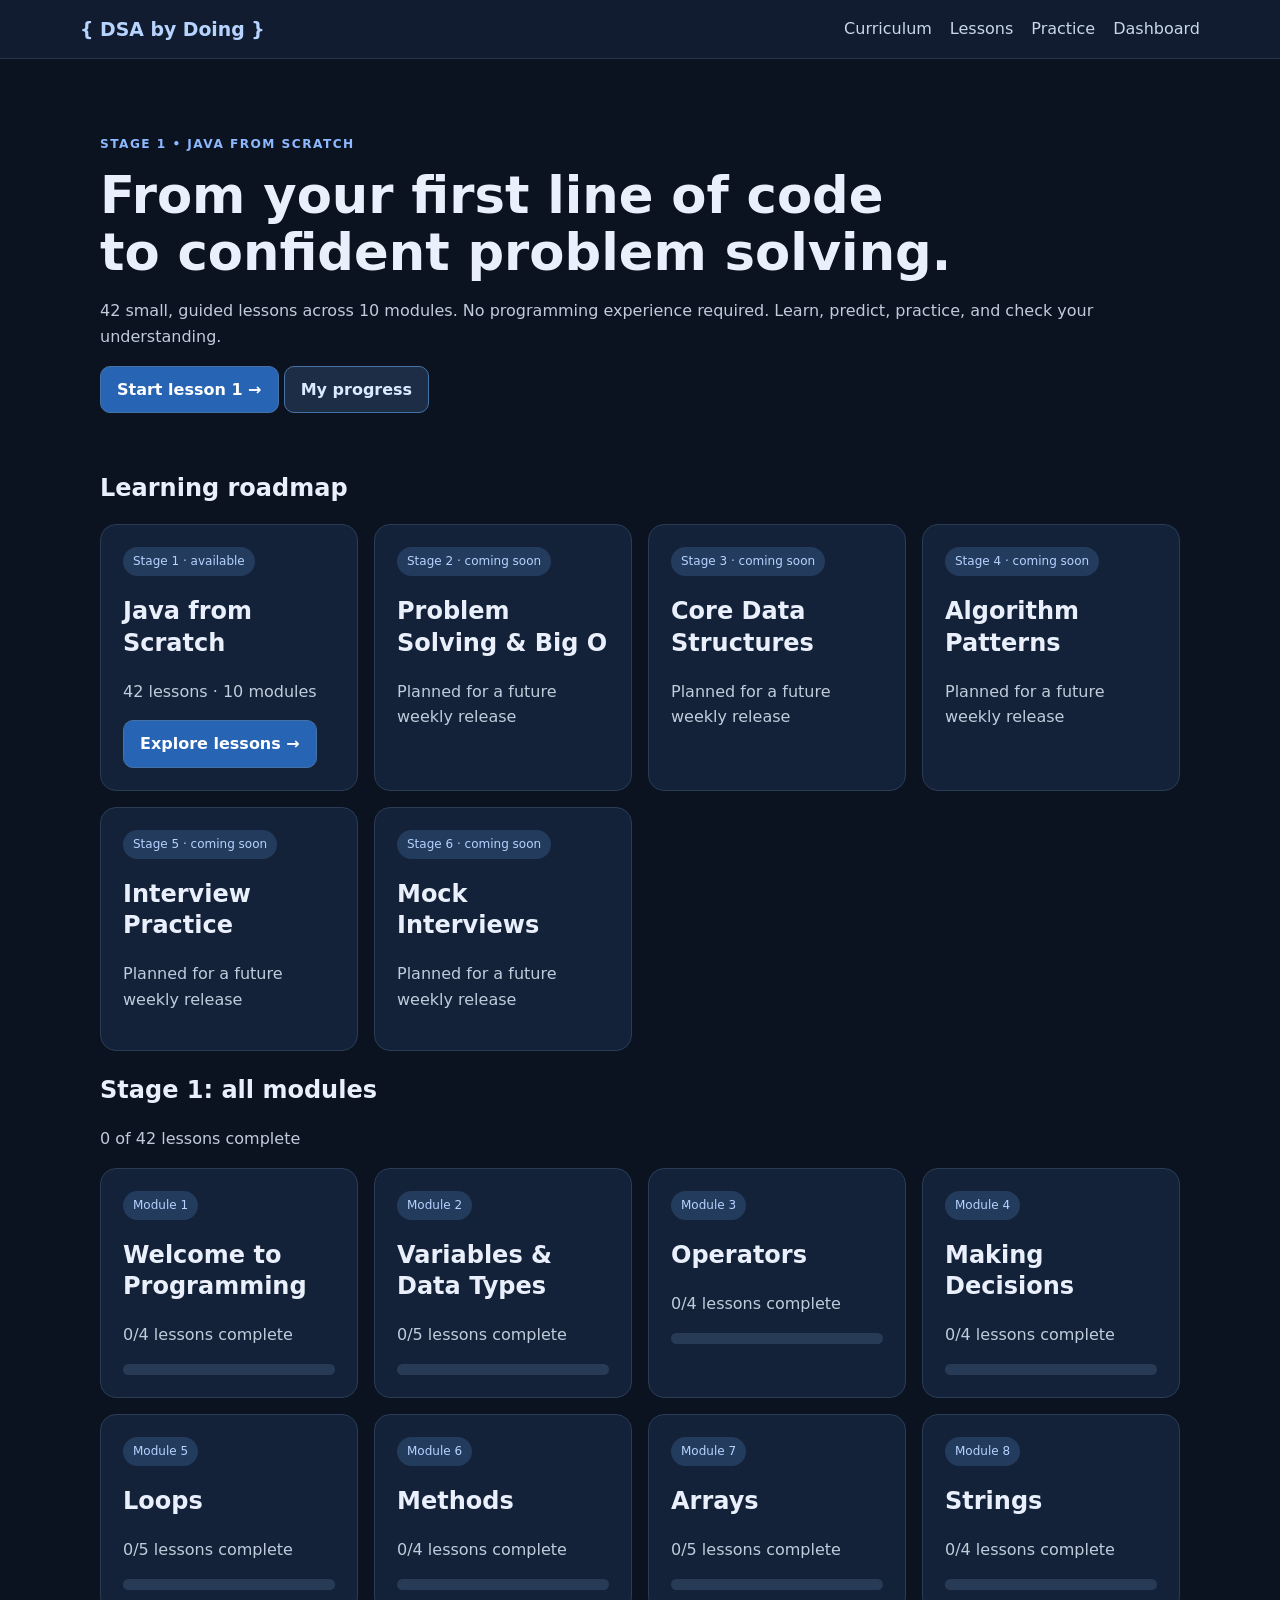
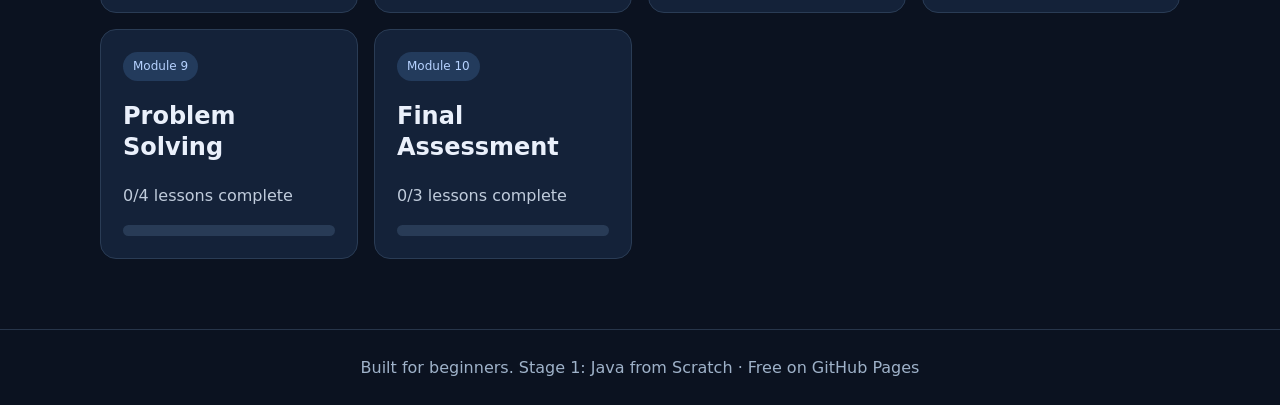
<file: index.html>
<!doctype html><html lang="en"><head><meta charset="utf-8"><meta name="viewport" content="width=device-width,initial-scale=1"><meta name="description" content="DSA by Doing: learn Java from scratch with beginner-friendly guided lessons."><title>Start learning · DSA by Doing</title><link rel="stylesheet" href="css/styles.css"></head><body><header><nav class="nav"><a class="brand" href="index.html">{ DSA by Doing }</a><div class="links"><a href="index.html">Curriculum</a><a href="lesson.html?id=1">Lessons</a><a href="practice.html">Practice</a><a href="dashboard.html">Dashboard</a></div></nav></header><main class="container"><section class="hero"><div class="eyebrow">Stage 1 • Java from Scratch</div><h1>From your first line of code<br>to confident problem solving.</h1><p>42 small, guided lessons across 10 modules. No programming experience required. Learn, predict, practice, and check your understanding.</p><p><a class="btn" href="lesson.html?id=1">Start lesson 1 →</a> <a class="btn secondary" href="dashboard.html">My progress</a></p></section><section class="section"><h2>Learning roadmap</h2><div id="stages" class="grid"></div></section><section class="section"><h2>Stage 1: all modules</h2><p id="summary"></p><div id="modules" class="grid"></div></section></main><footer class="footer">Built for beginners. Stage 1: Java from Scratch · Free on GitHub Pages</footer><script type="module" src="js/app.js"></script></body></html>
</file>
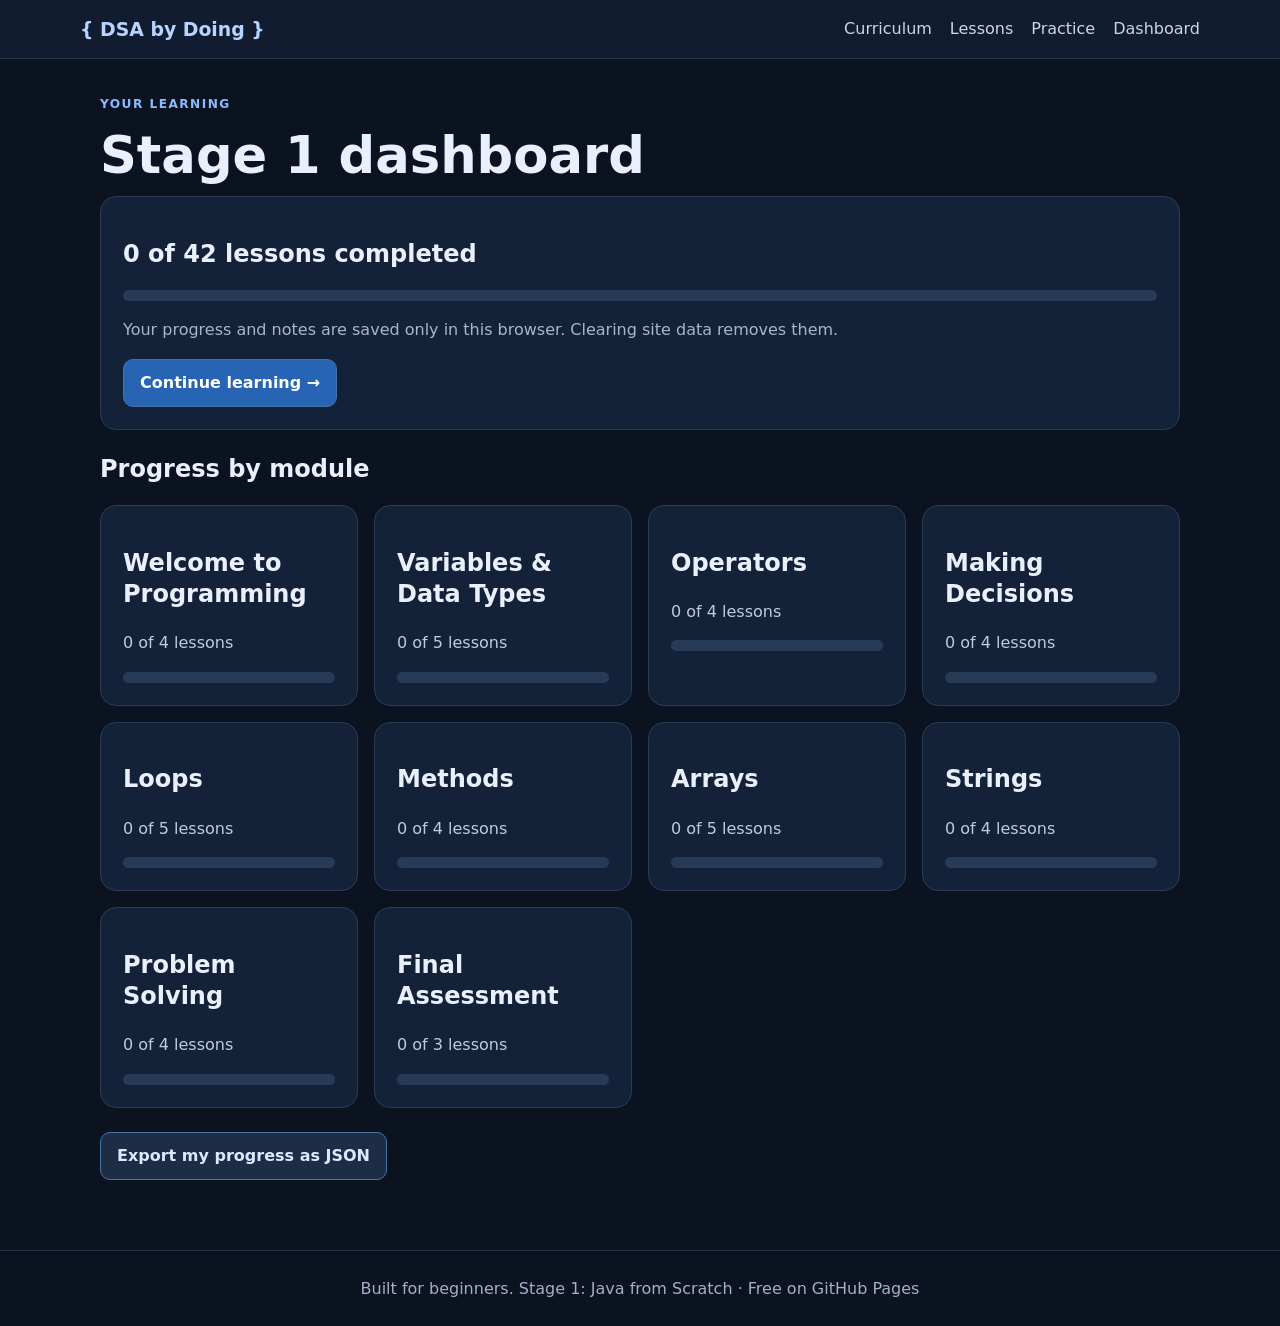
<file: dashboard.html>
<!doctype html><html lang="en"><head><meta charset="utf-8"><meta name="viewport" content="width=device-width,initial-scale=1"><meta name="description" content="DSA by Doing: learn Java from scratch with beginner-friendly guided lessons."><title>My progress · DSA by Doing</title><link rel="stylesheet" href="css/styles.css"></head><body><header><nav class="nav"><a class="brand" href="index.html">{ DSA by Doing }</a><div class="links"><a href="index.html">Curriculum</a><a href="lesson.html?id=1">Lessons</a><a href="practice.html">Practice</a><a href="dashboard.html">Dashboard</a></div></nav></header><main class="container"><div class="eyebrow">Your learning</div><h1>Stage 1 dashboard</h1><div class="panel"><h2 id="count">0 of 42 lessons completed</h2><div class="progress" role="progressbar" aria-label="Lessons completed" aria-valuemin="0" aria-valuemax="42" aria-valuenow="0"><div id="bar"></div></div><p class="muted">Your progress and notes are saved only in this browser. Clearing site data removes them.</p><a class="btn" id="resume" href="lesson.html?id=1">Continue learning →</a></div><section class="section"><h2>Progress by module</h2><div class="grid" id="moduleprogress"></div></section><button class="btn secondary" id="export">Export my progress as JSON</button></main><footer class="footer">Built for beginners. Stage 1: Java from Scratch · Free on GitHub Pages</footer><script type="module" src="js/dashboard.js"></script></body></html>
</file>
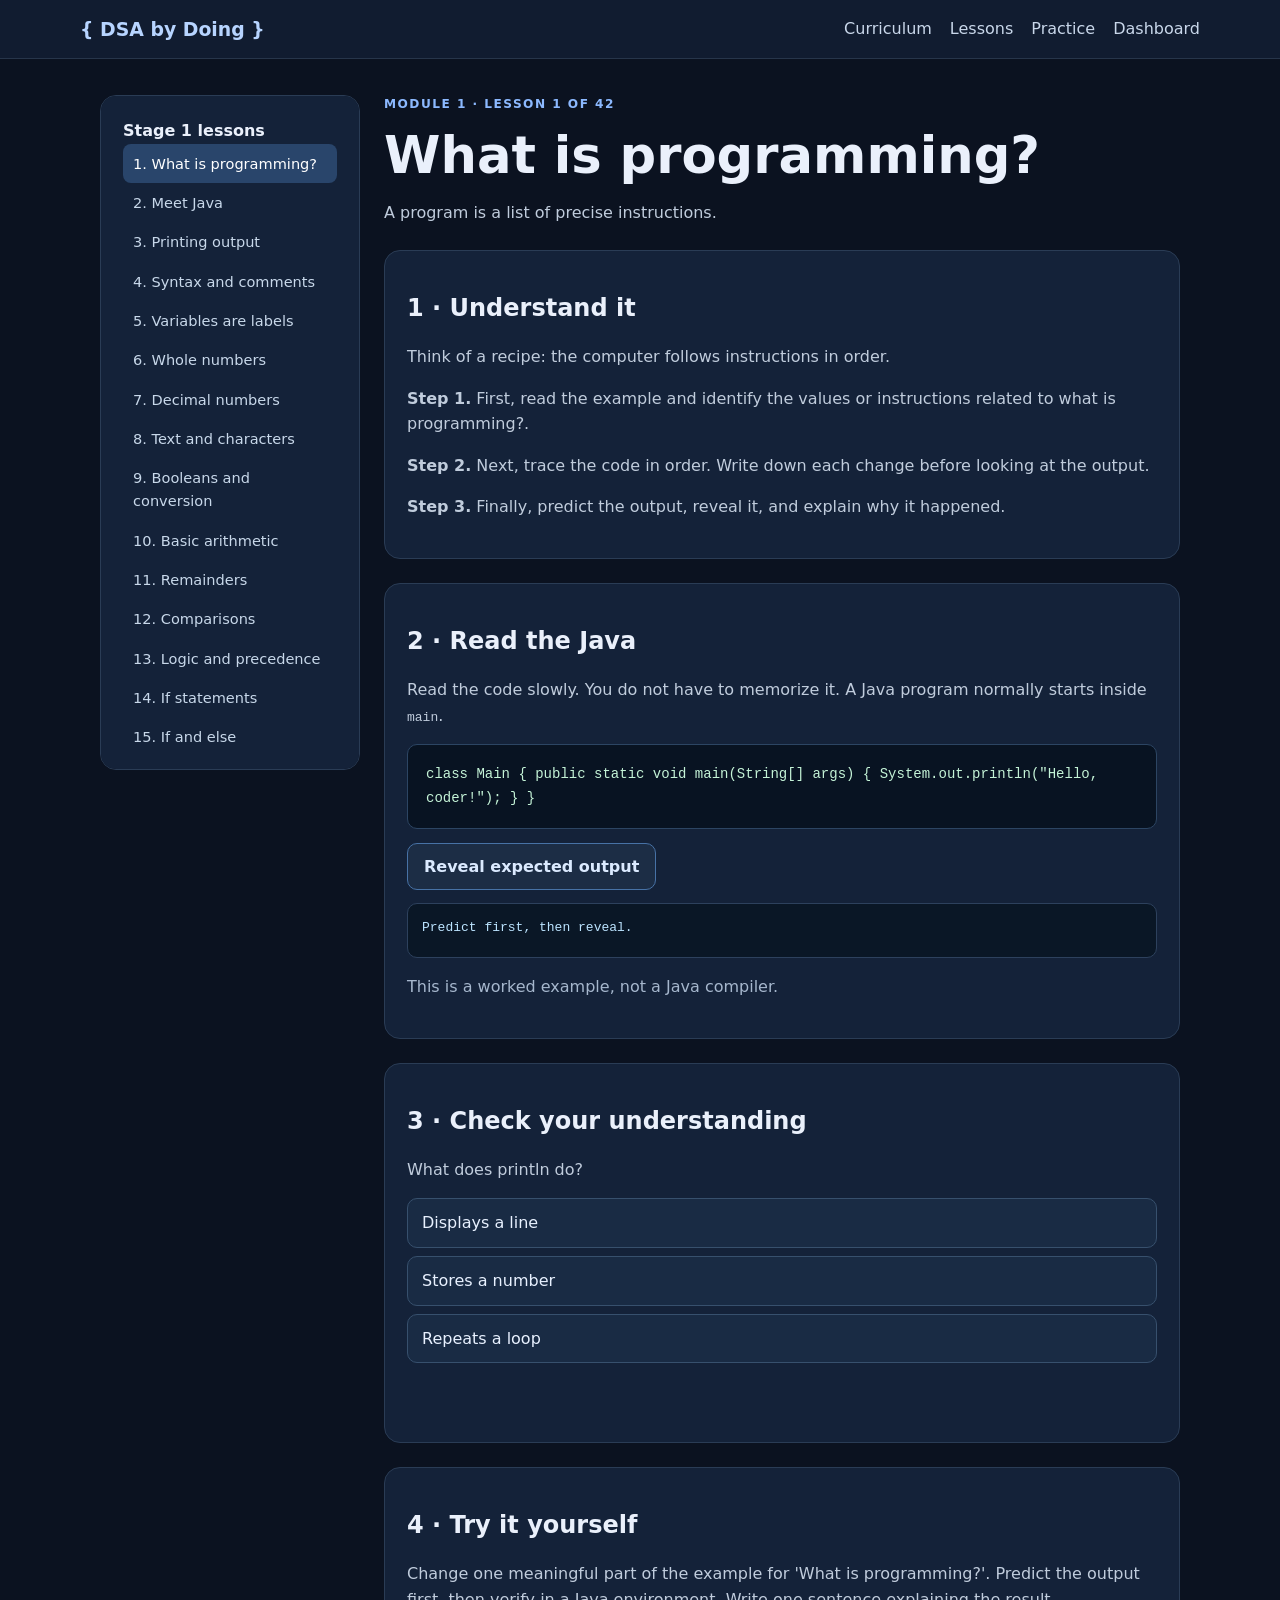
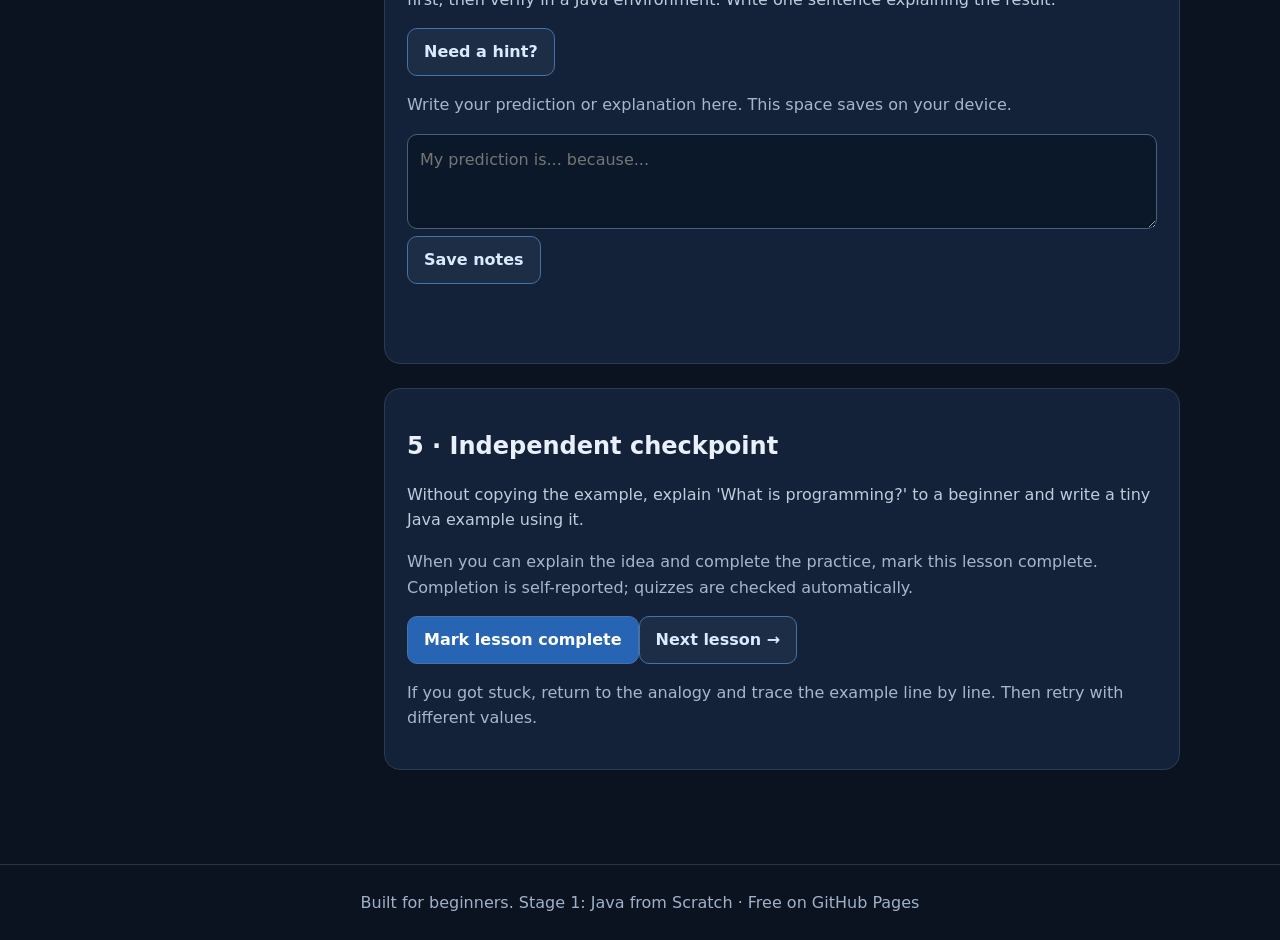
<file: lesson.html>
<!doctype html><html lang="en"><head><meta charset="utf-8"><meta name="viewport" content="width=device-width,initial-scale=1"><meta name="description" content="DSA by Doing: learn Java from scratch with beginner-friendly guided lessons."><title>Lesson · DSA by Doing</title><link rel="stylesheet" href="css/styles.css"></head><body><header><nav class="nav"><a class="brand" href="index.html">{ DSA by Doing }</a><div class="links"><a href="index.html">Curriculum</a><a href="lesson.html?id=1">Lessons</a><a href="practice.html">Practice</a><a href="dashboard.html">Dashboard</a></div></nav></header><main class="container"><div class="layout"><aside class="panel sidebar" aria-label="Lesson navigation"><strong>Stage 1 lessons</strong><div id="sidebar"></div></aside><article><div class="eyebrow" id="crumb"></div><h1 id="title"></h1><p id="intro"></p><div class="panel section"><h2>1 · Understand it</h2><p id="analogy"></p><div id="steps"></div></div><div class="panel section"><h2>2 · Read the Java</h2><p>Read the code slowly. You do not have to memorize it. A Java program normally starts inside <code>main</code>.</p><pre class="code" id="code"></pre><button class="btn secondary" id="reveal">Reveal expected output</button><pre class="output" id="output" aria-live="polite">Predict first, then reveal.</pre><p class="muted">This is a worked example, not a Java compiler.</p></div><div class="panel section"><h2>3 · Check your understanding</h2><p id="question"></p><div id="answers"></div><p class="feedback" id="feedback" aria-live="polite"></p></div><div class="panel section"><h2>4 · Try it yourself</h2><p id="practice"></p><p id="hint" hidden></p><button class="btn secondary" id="showhint">Need a hint?</button><p class="muted">Write your prediction or explanation here. This space saves on your device.</p><textarea class="notes" id="notes" aria-label="Your practice notes" placeholder="My prediction is... because..."></textarea><button class="btn secondary" id="savenotes">Save notes</button><p class="feedback" id="notestatus" aria-live="polite"></p></div><div class="panel section"><h2>5 · Independent checkpoint</h2><p id="checkpoint"></p><p class="muted">When you can explain the idea and complete the practice, mark this lesson complete. Completion is self-reported; quizzes are checked automatically.</p><button class="btn" id="complete">Mark lesson complete</button><a class="btn secondary" id="next" href="#">Next lesson →</a><p id="review" class="muted"></p></div></article></div></main><footer class="footer">Built for beginners. Stage 1: Java from Scratch · Free on GitHub Pages</footer><script type="module" src="js/lesson.js"></script></body></html>
</file>
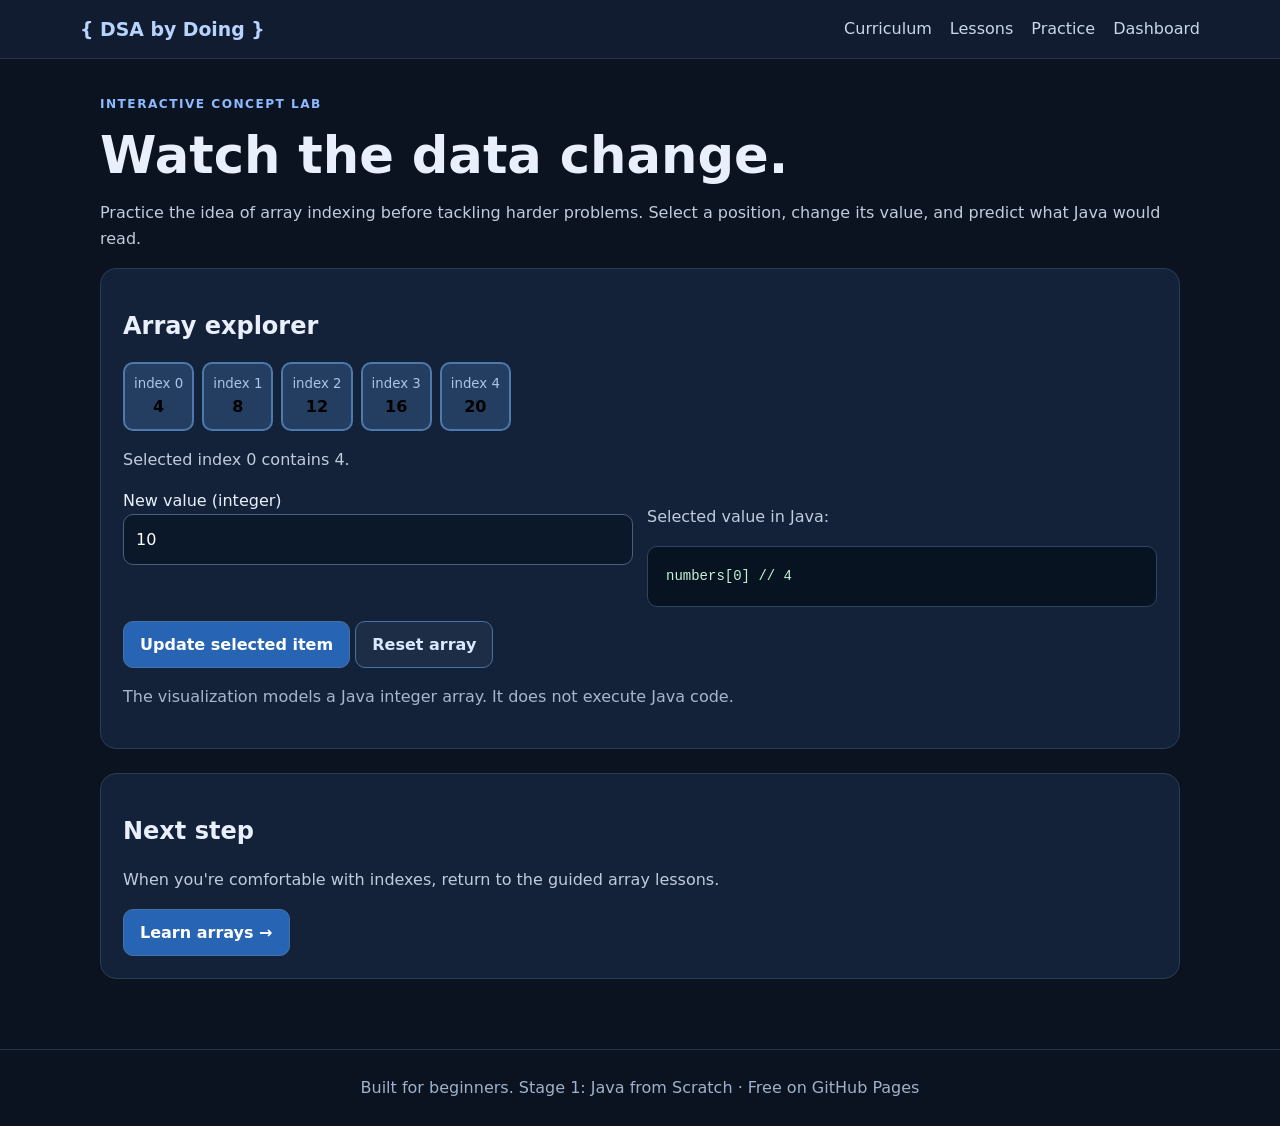
<file: practice.html>
<!doctype html><html lang="en"><head><meta charset="utf-8"><meta name="viewport" content="width=device-width,initial-scale=1"><meta name="description" content="DSA by Doing: learn Java from scratch with beginner-friendly guided lessons."><title>Practice lab · DSA by Doing</title><link rel="stylesheet" href="css/styles.css"></head><body><header><nav class="nav"><a class="brand" href="index.html">{ DSA by Doing }</a><div class="links"><a href="index.html">Curriculum</a><a href="lesson.html?id=1">Lessons</a><a href="practice.html">Practice</a><a href="dashboard.html">Dashboard</a></div></nav></header><main class="container"><div class="eyebrow">Interactive concept lab</div><h1>Watch the data change.</h1><p>Practice the idea of array indexing before tackling harder problems. Select a position, change its value, and predict what Java would read.</p><div class="panel"><h2>Array explorer</h2><div id="cells" class="visual"></div><p id="selected" aria-live="polite"></p><div class="two"><label>New value (integer)<input id="newvalue" type="number" value="10" class="notes" style="min-height:48px"></label><div><p>Selected value in Java:</p><pre class="code" id="expression"></pre></div></div><button class="btn" id="update">Update selected item</button> <button class="btn secondary" id="reset">Reset array</button><p class="muted">The visualization models a Java integer array. It does not execute Java code.</p></div><div class="panel section"><h2>Next step</h2><p>When you're comfortable with indexes, return to the guided array lessons.</p><a class="btn" href="lesson.html?id=27">Learn arrays →</a></div></main><footer class="footer">Built for beginners. Stage 1: Java from Scratch · Free on GitHub Pages</footer><script type="module" src="js/practice.js"></script></body></html>
</file>
<file: css/styles.css>
:root{font-family:Inter,ui-sans-serif,system-ui,-apple-system,sans-serif;color:#eaf0fb;background:#0b1220;line-height:1.6}*{box-sizing:border-box}body{margin:0}a{color:inherit;text-decoration:none}button,input,textarea{font:inherit}button{cursor:pointer}header{border-bottom:1px solid #27354a;background:#111c30;position:sticky;top:0;z-index:2}.nav{max-width:1160px;margin:auto;padding:14px 20px;display:flex;justify-content:space-between;align-items:center;gap:15px;flex-wrap:wrap}.brand{font-weight:850;color:#b7d4ff;font-size:1.18rem}.links{display:flex;gap:18px;color:#c9d7ea}.container{max-width:1120px;margin:36px auto;padding:0 20px}.hero{padding:40px 0 20px}.eyebrow{color:#8cb9ff;text-transform:uppercase;letter-spacing:.12em;font-size:.76rem;font-weight:750}h1{font-size:clamp(2rem,4vw,3.4rem);line-height:1.13;margin:12px 0}h2{line-height:1.3}p{color:#c0ccdc}.muted{color:#a6b7cd}.grid{display:grid;grid-template-columns:repeat(auto-fit,minmax(245px,1fr));gap:16px}.card,.panel{border:1px solid #2a3c55;background:#142239;border-radius:16px;padding:22px}.card:hover{border-color:#5e8bce}.pill{font-size:.75rem;color:#b6d2ff;background:#233b5c;padding:5px 10px;border-radius:20px;display:inline-block}.btn{display:inline-flex;align-items:center;justify-content:center;border:1px solid #4772a6;border-radius:10px;padding:10px 16px;background:#2764b3;color:white;font-weight:700}.btn.secondary{background:#1c2d45;color:#dbeaff}.btn:disabled{opacity:.45;cursor:not-allowed}.btn:focus-visible,a:focus-visible,input:focus-visible,textarea:focus-visible{outline:3px solid #8dc5ff;outline-offset:3px}.layout{display:grid;grid-template-columns:260px minmax(0,1fr);gap:24px}.sidebar{max-height:75vh;overflow:auto;position:sticky;top:85px}.lessonlink{display:block;padding:8px 10px;border-radius:8px;color:#c8d8ea;font-size:.91rem}.lessonlink.active{background:#29456b;color:white}.lessonlink.done::before{content:'✓ ';color:#86e6b0}.section{margin:24px 0}.code{white-space:pre-wrap;overflow-wrap:anywhere;background:#081322;border:1px solid #2c4563;border-radius:10px;padding:18px;color:#c4f3d7;font:14px/1.65 ui-monospace,SFMono-Regular,monospace}.output{white-space:pre-wrap;background:#0a1726;padding:14px;border-radius:10px;border:1px solid #2d415d;color:#bce4ff;min-height:55px}.quizoption{display:block;border:1px solid #37506d;background:#192b44;color:#e8f1ff;text-align:left;border-radius:10px;padding:11px 14px;margin:8px 0;width:100%}.quizoption[aria-pressed=true]{border-color:#85baff;background:#264d79}.feedback{min-height:25px;font-weight:650}.success{color:#9aefbd}.error{color:#ffc2b8}.progress{height:11px;background:#283b56;border-radius:30px;overflow:hidden}.progress>div{background:#70b5ff;height:100%;transition:width .2s}.two{display:grid;grid-template-columns:1fr 1fr;gap:14px}.visual{display:flex;gap:8px;flex-wrap:wrap}.cell{border:2px solid #4d79ad;background:#243e61;border-radius:10px;min-width:58px;text-align:center;padding:9px}.cell small{display:block;color:#a8c5e5}.notes{width:100%;min-height:95px;background:#0b1829;color:white;border:1px solid #47607d;border-radius:10px;padding:12px}.footer{margin-top:70px;padding:25px;text-align:center;color:#9fb2c9;border-top:1px solid #27354a}@media(max-width:780px){.layout{grid-template-columns:1fr}.sidebar{position:static;max-height:210px}.two{grid-template-columns:1fr}}
</file>
